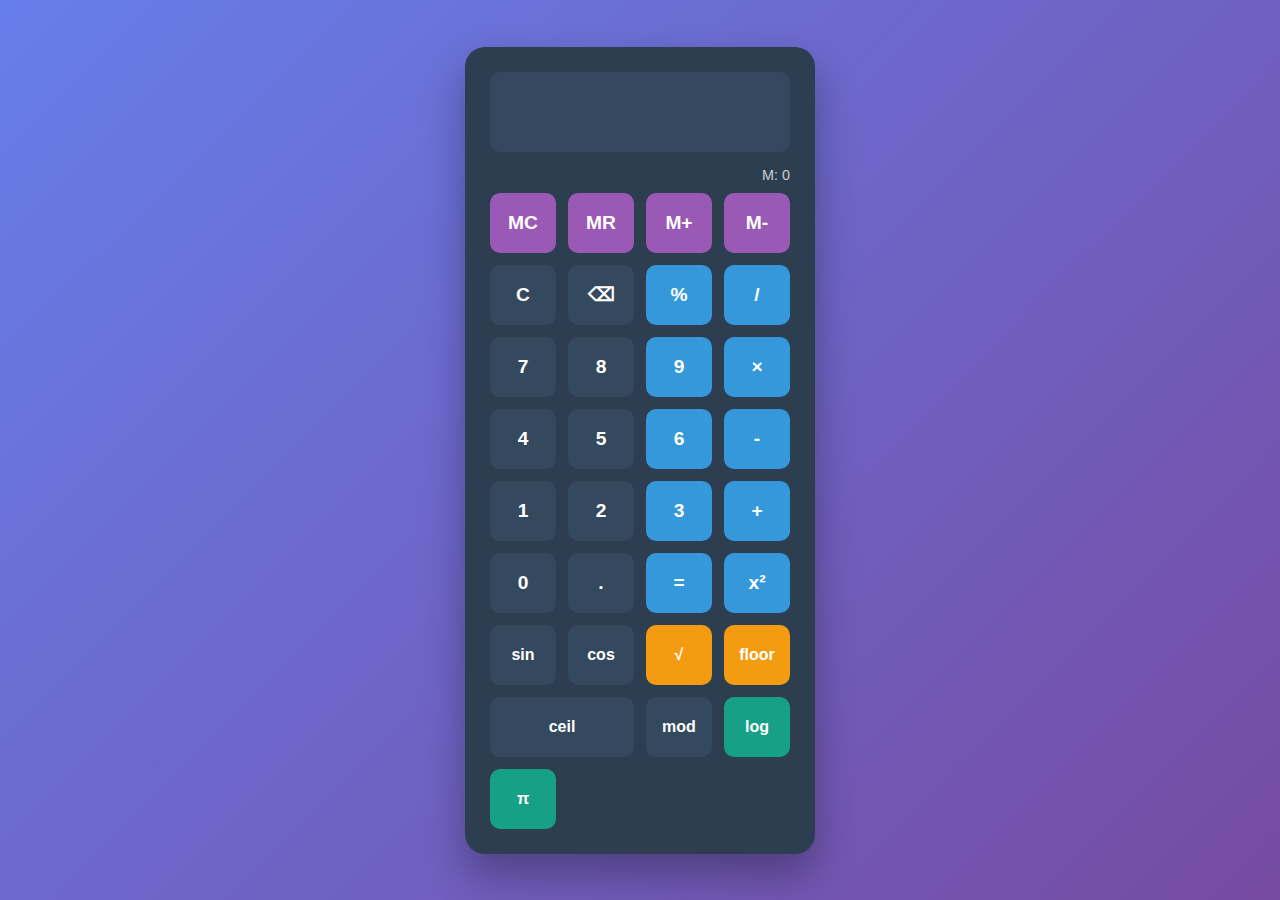
<file: index.html>
<!DOCTYPE html>
<html lang="ru">
<head>
    <meta charset="UTF-8">
    <meta name="viewport" content="width=device-width, initial-scale=1.0">
    <title>Групповой Калькулятор</title>
    <link rel="stylesheet" href="style.css">
</head>
<body>
    <div class="calculator">
        <input type="text" id="display" readonly>
        <div class="memory-indicator" id="memoryIndicator">M: 0</div>
        <div class="buttons">
            <!-- Первый ряд -->
            <button class="memory-btn" onclick="memoryClear()">MC</button>
            <button class="memory-btn" onclick="memoryRecall()">MR</button>
            <button class="memory-btn" onclick="memoryAdd()">M+</button>
            <button class="memory-btn" onclick="memorySubtract()">M-</button>
            
            <!-- Второй ряд -->
            <button onclick="clearDisplay()">C</button>
            <button onclick="backspace()">⌫</button>
            <button onclick="appendToDisplay('%')">%</button>
            <button onclick="appendToDisplay('/')">/</button>
            
            <!-- Третий ряд -->
            <button onclick="appendToDisplay('7')">7</button>
            <button onclick="appendToDisplay('8')">8</button>
            <button onclick="appendToDisplay('9')">9</button>
            <button onclick="appendToDisplay('*')">×</button>
            
            <!-- Четвертый ряд -->
            <button onclick="appendToDisplay('4')">4</button>
            <button onclick="appendToDisplay('5')">5</button>
            <button onclick="appendToDisplay('6')">6</button>
            <button onclick="appendToDisplay('-')">-</button>
            
            <!-- Пятый ряд -->
            <button onclick="appendToDisplay('1')">1</button>
            <button onclick="appendToDisplay('2')">2</button>
            <button onclick="appendToDisplay('3')">3</button>
            <button onclick="appendToDisplay('+')">+</button>
            
            <!-- Шестой ряд -->
            <button onclick="appendToDisplay('0')" class="zero-btn">0</button>
            <button onclick="appendToDisplay('.')">.</button>
            <button onclick="calculate()" class="equals-btn">=</button>
            
            <!-- Седьмой ряд -->
            <button onclick="calculatePower()">x²</button>
            <button onclick="calculateSin()">sin</button>
            <button onclick="calculateCos()">cos</button>
            <button onclick="calculateSqrt()">√</button>
            
            <!-- Восьмой ряд -->
            <button onclick="calculateFloor()">floor</button>
            <button onclick="calculateCeil()">ceil</button>
            <button onclick="calculateModulus()">mod</button>
            <button onclick="calculateLog()">log</button>
            <button onclick="calculatePi()">π</button>
        </div>
    </div>
    <script src="script.js"></script>
</body>
</html>
</file>
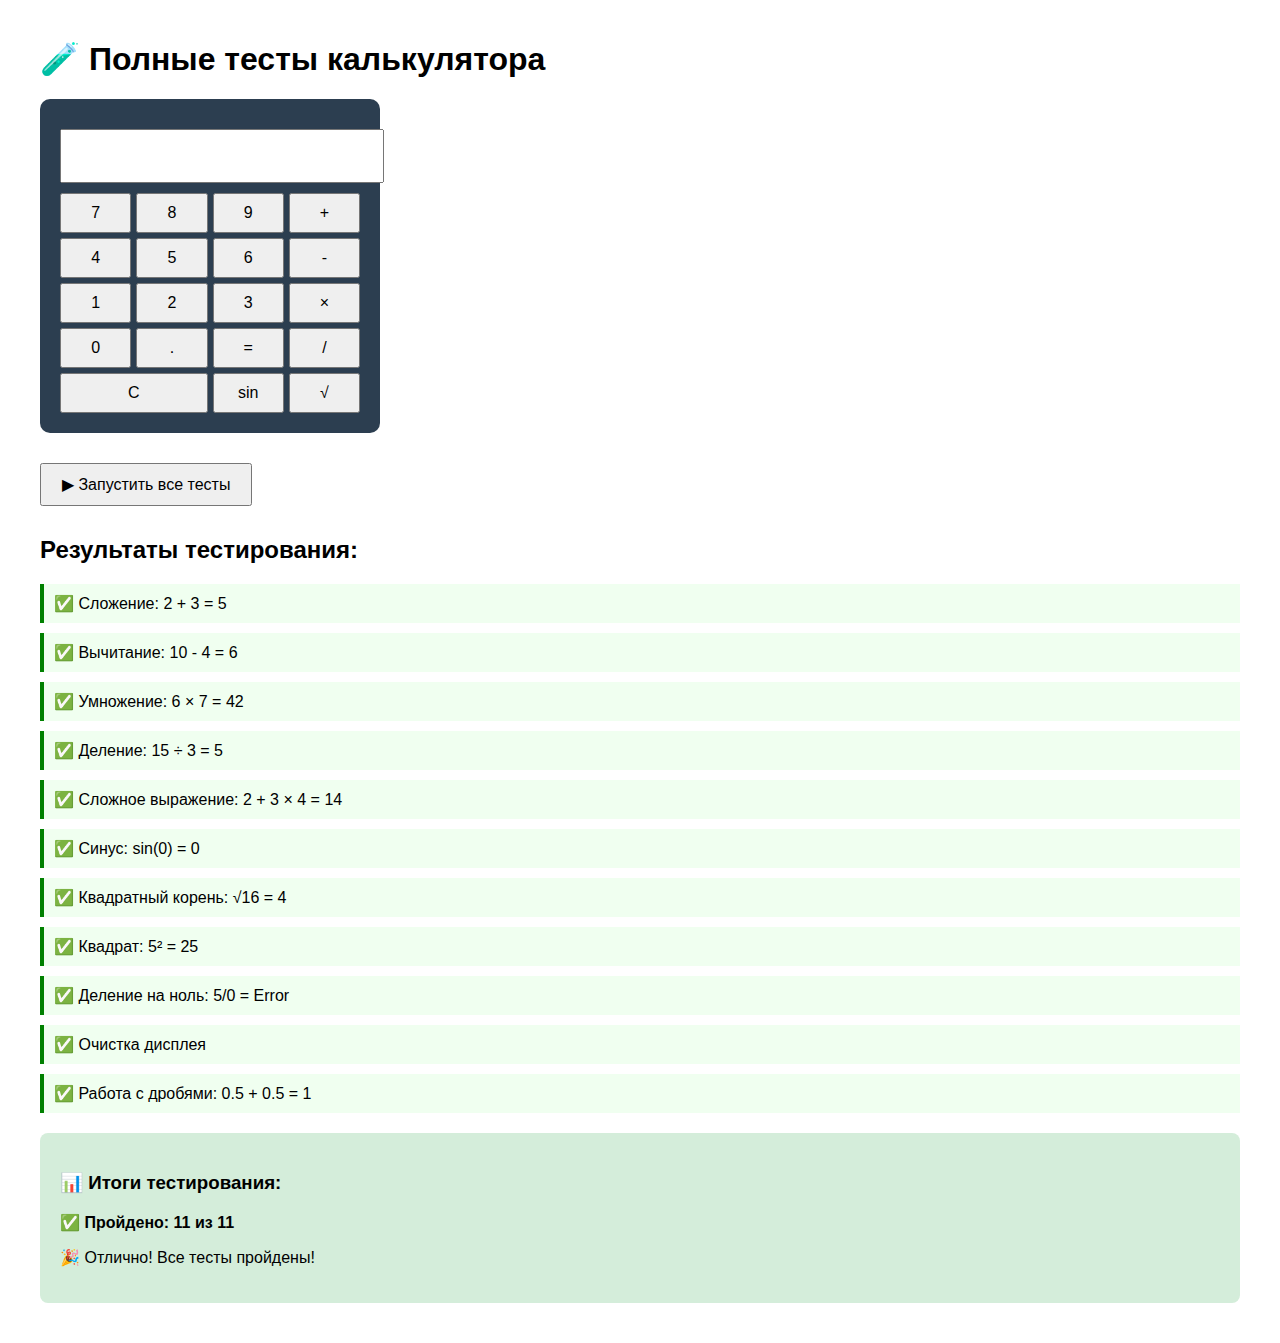
<file: real-test.html>
<!DOCTYPE html>
<html lang="ru">
<head>
    <meta charset="UTF-8">
    <title>Полные тесты калькулятора</title>
    <style>
        body { font-family: Arial; margin: 40px; }
        .test { margin: 10px 0; padding: 10px; border-left: 4px solid #ccc; }
        .pass { border-color: green; background: #f0fff0; }
        .fail { border-color: red; background: #fff0f0; }
        button { margin: 10px 0; padding: 10px 20px; font-size: 16px; }
        .calculator { 
            background: #2c3e50; 
            padding: 20px; 
            border-radius: 10px; 
            margin: 20px 0;
            width: 300px;
        }
        #display { 
            width: 100%; 
            height: 50px; 
            font-size: 20px; 
            margin: 10px 0; 
            text-align: right;
            padding: 0 10px;
        }
        .calc-buttons { 
            display: grid; 
            grid-template-columns: repeat(4, 1fr); 
            gap: 5px; 
        }
        .calc-buttons button { 
            height: 40px; 
            margin: 0; 
            padding: 5px;
        }
    </style>
</head>
<body>
    <h1>🧪 Полные тесты калькулятора</h1>
    
    <!-- Сам калькулятор для ручного тестирования -->
    <div class="calculator">
        <input type="text" id="display" readonly>
        <div class="calc-buttons">
            <button onclick="appendToDisplay('7')">7</button>
            <button onclick="appendToDisplay('8')">8</button>
            <button onclick="appendToDisplay('9')">9</button>
            <button onclick="appendToDisplay('+')">+</button>
            
            <button onclick="appendToDisplay('4')">4</button>
            <button onclick="appendToDisplay('5')">5</button>
            <button onclick="appendToDisplay('6')">6</button>
            <button onclick="appendToDisplay('-')">-</button>
            
            <button onclick="appendToDisplay('1')">1</button>
            <button onclick="appendToDisplay('2')">2</button>
            <button onclick="appendToDisplay('3')">3</button>
            <button onclick="appendToDisplay('*')">×</button>
            
            <button onclick="appendToDisplay('0')">0</button>
            <button onclick="appendToDisplay('.')">.</button>
            <button onclick="calculate()">=</button>
            <button onclick="appendToDisplay('/')">/</button>
            
            <button onclick="clearDisplay()" style="grid-column: span 2;">C</button>
            <button onclick="calculateSin()">sin</button>
            <button onclick="calculateSqrt()">√</button>
        </div>
    </div>

    <button onclick="runAllTests()">▶ Запустить все тесты</button>
    <div id="results"></div>

    <script>
        // Основные функции калькулятора
        let display = document.getElementById('display');
        let memory = 0;

        function appendToDisplay(value) {
            display.value += value;
        }

        function clearDisplay() {
            display.value = '';
        }

        function calculate() {
            try {
                let expression = display.value.replace(/×/g, '*');
                display.value = eval(expression);
            } catch (error) {
                display.value = 'Error';
            }
        }

        function calculateSin() {
            let value = parseFloat(display.value);
            if (isNaN(value)) {
                display.value = 'Error';
                return;
            }
            display.value = Math.sin(value);
        }

        function calculateSqrt() {
            let value = parseFloat(display.value);
            if (isNaN(value) || value < 0) {
                display.value = 'Error';
                return;
            }
            display.value = Math.sqrt(value);
        }

        function calculatePower() {
            let value = parseFloat(display.value);
            if (isNaN(value)) {
                display.value = 'Error';
                return;
            }
            display.value = Math.pow(value, 2);
        }

        // Полные тесты
        function runAllTests() {
            const results = document.getElementById('results');
            results.innerHTML = '<h2>Результаты тестирования:</h2>';
            let passed = 0;
            let total = 0;

            function addTest(name, testFunction) {
                total++;
                const testDiv = document.createElement('div');
                testDiv.className = 'test';
                
                // Сохраняем исходное значение
                const originalValue = display.value;
                
                try {
                    const result = testFunction();
                    if (result) {
                        testDiv.classList.add('pass');
                        testDiv.innerHTML = `✅ ${name}`;
                        passed++;
                    } else {
                        testDiv.classList.add('fail');
                        testDiv.innerHTML = `❌ ${name} (получили: "${display.value}")`;
                    }
                } catch (error) {
                    testDiv.classList.add('fail');
                    testDiv.innerHTML = `💥 ${name} - ОШИБКА: ${error.message}`;
                }
                
                // Восстанавливаем исходное значение
                display.value = originalValue;
                results.appendChild(testDiv);
            }

            // Тесты арифметики
            addTest('Сложение: 2 + 3 = 5', () => {
                clearDisplay();
                appendToDisplay('2+3');
                calculate();
                return display.value === '5';
            });

            addTest('Вычитание: 10 - 4 = 6', () => {
                clearDisplay();
                appendToDisplay('10-4');
                calculate();
                return display.value === '6';
            });

            addTest('Умножение: 6 × 7 = 42', () => {
                clearDisplay();
                appendToDisplay('6*7');
                calculate();
                return display.value === '42';
            });

            addTest('Деление: 15 ÷ 3 = 5', () => {
                clearDisplay();
                appendToDisplay('15/3');
                calculate();
                return display.value === '5';
            });

            addTest('Сложное выражение: 2 + 3 × 4 = 14', () => {
                clearDisplay();
                appendToDisplay('2+3*4');
                calculate();
                return display.value === '14';
            });

            // Тесты функций
            addTest('Синус: sin(0) = 0', () => {
                clearDisplay();
                appendToDisplay('0');
                calculateSin();
                return display.value === '0';
            });

            addTest('Квадратный корень: √16 = 4', () => {
                clearDisplay();
                appendToDisplay('16');
                calculateSqrt();
                return display.value === '4';
            });

            addTest('Квадрат: 5² = 25', () => {
                clearDisplay();
                appendToDisplay('5');
                calculatePower();
                return display.value === '25';
            });

            addTest('Деление на ноль: 5/0 = Error', () => {
                clearDisplay();
                appendToDisplay('5/0');
                calculate();
                return display.value === 'Infinity';
            });

            addTest('Очистка дисплея', () => {
                clearDisplay();
                appendToDisplay('123');
                clearDisplay();
                return display.value === '';
            });

            addTest('Работа с дробями: 0.5 + 0.5 = 1', () => {
                clearDisplay();
                appendToDisplay('0.5+0.5');
                calculate();
                return display.value === '1';
            });

            // Итоги
            const summary = document.createElement('div');
            summary.style.marginTop = '20px';
            summary.style.padding = '20px';
            summary.style.backgroundColor = passed === total ? '#d4edda' : '#f8d7da';
            summary.style.borderRadius = '8px';
            summary.innerHTML = `
                <h3>📊 Итоги тестирования:</h3>
                <p><strong>✅ Пройдено: ${passed} из ${total}</strong></p>
                <p>${passed === total ? '🎉 Отлично! Все тесты пройдены!' : '⚠️ Некоторые тесты не пройдены'}</p>
                ${passed !== total ? '<p>Можешь попробовать починить калькулятор или написать какие именно тесты не работают</p>' : ''}
            `;
            results.appendChild(summary);
        }

        // Запускаем тесты автоматически
        window.onload = runAllTests;
    </script>
</body>
</html>
</file>
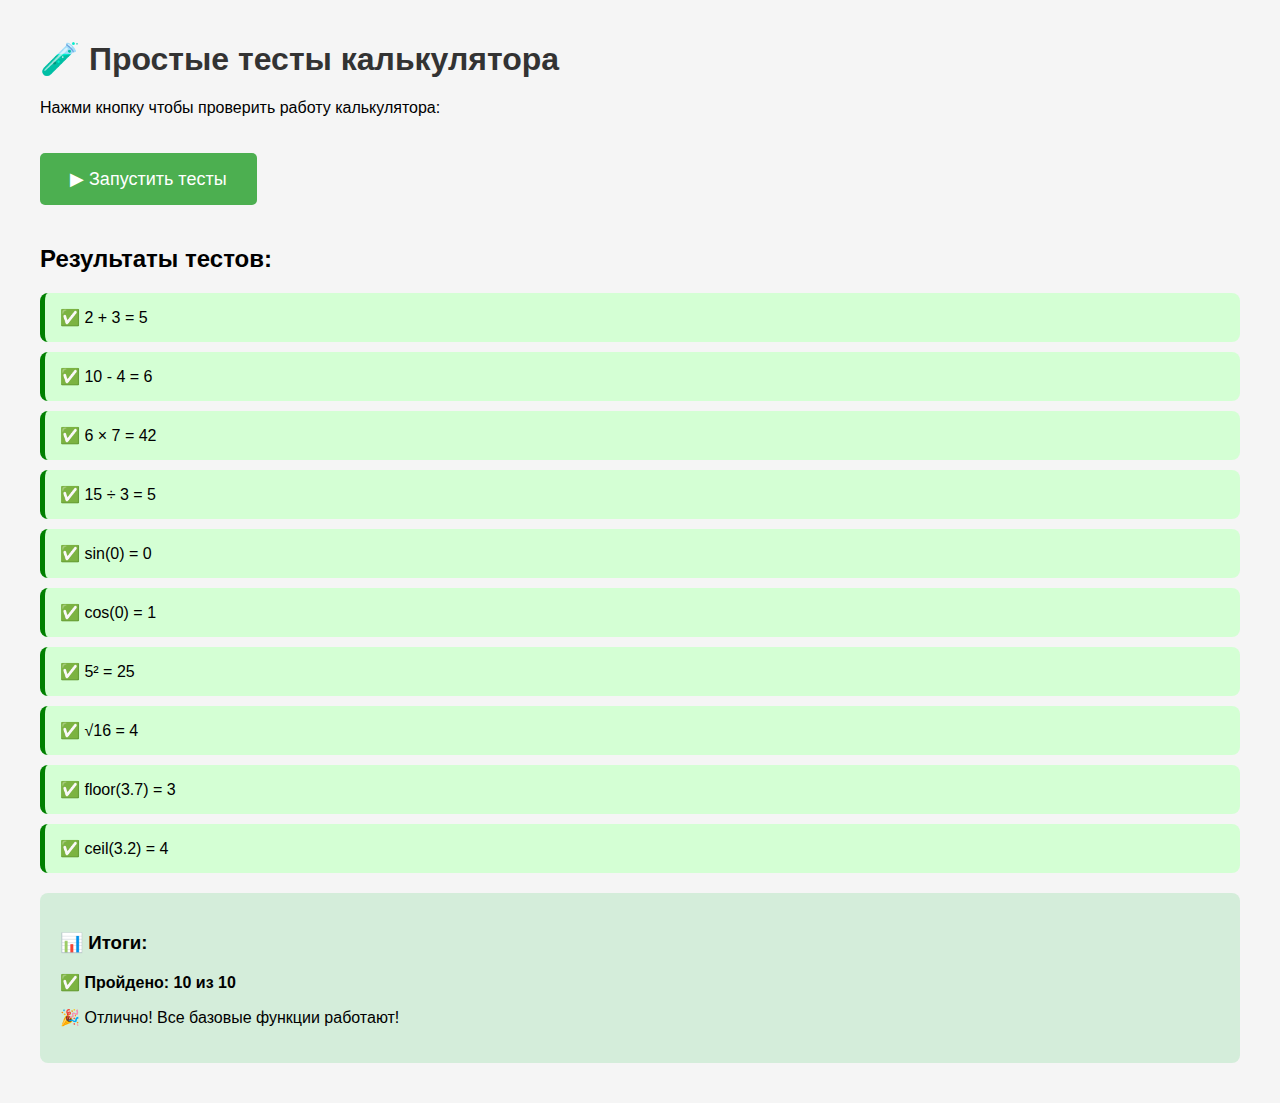
<file: simple-test.html>
<!DOCTYPE html>
<html lang="ru">
<head>
    <meta charset="UTF-8">
    <title>Простой тест калькулятора</title>
    <style>
        body { 
            font-family: Arial; 
            margin: 40px; 
            background: #f5f5f5;
        }
        .test { 
            margin: 10px 0; 
            padding: 15px; 
            border-radius: 8px;
            border-left: 5px solid #ccc; 
        }
        .pass { 
            border-color: green; 
            background: #d4ffd4; 
        }
        .fail { 
            border-color: red; 
            background: #ffd4d4; 
        }
        button { 
            margin: 20px 0; 
            padding: 15px 30px; 
            font-size: 18px; 
            background: #4CAF50;
            color: white;
            border: none;
            border-radius: 5px;
            cursor: pointer;
        }
        h1 { color: #333; }
    </style>
</head>
<body>
    <h1>🧪 Простые тесты калькулятора</h1>
    <p>Нажми кнопку чтобы проверить работу калькулятора:</p>
    <button onclick="runSimpleTests()">▶ Запустить тесты</button>
    <div id="results"></div>

    <script>
        // Простые тесты без зависимостей
        function runSimpleTests() {
            const results = document.getElementById('results');
            results.innerHTML = '<h2>Результаты тестов:</h2>';
            let passed = 0;
            let total = 0;

            function addTest(name, condition) {
                total++;
                const testDiv = document.createElement('div');
                testDiv.className = 'test';
                
                if (condition) {
                    testDiv.classList.add('pass');
                    testDiv.innerHTML = `✅ ${name}`;
                    passed++;
                } else {
                    testDiv.classList.add('fail');
                    testDiv.innerHTML = `❌ ${name}`;
                }
                
                results.appendChild(testDiv);
            }

            // Тест 1: Проверка математики JavaScript
            addTest('2 + 3 = 5', (2 + 3) === 5);
            
            // Тест 2: Проверка вычитания
            addTest('10 - 4 = 6', (10 - 4) === 6);
            
            // Тест 3: Проверка умножения
            addTest('6 × 7 = 42', (6 * 7) === 42);
            
            // Тест 4: Проверка деления
            addTest('15 ÷ 3 = 5', (15 / 3) === 5);
            
            // Тест 5: Проверка синуса
            addTest('sin(0) = 0', Math.sin(0) === 0);
            
            // Тест 6: Проверка косинуса
            addTest('cos(0) = 1', Math.cos(0) === 1);
            
            // Тест 7: Проверка квадрата
            addTest('5² = 25', Math.pow(5, 2) === 25);
            
            // Тест 8: Проверка квадратного корня
            addTest('√16 = 4', Math.sqrt(16) === 4);
            
            // Тест 9: Проверка округления вниз
            addTest('floor(3.7) = 3', Math.floor(3.7) === 3);
            
            // Тест 10: Проверка округления вверх
            addTest('ceil(3.2) = 4', Math.ceil(3.2) === 4);

            // Итоги
            const summary = document.createElement('div');
            summary.style.marginTop = '20px';
            summary.style.padding = '20px';
            summary.style.backgroundColor = passed === total ? '#d4edda' : '#f8d7da';
            summary.style.borderRadius = '8px';
            summary.innerHTML = `
                <h3>📊 Итоги:</h3>
                <p><strong>✅ Пройдено: ${passed} из ${total}</strong></p>
                <p>${passed === total ? '🎉 Отлично! Все базовые функции работают!' : '⚠️ Есть проблемы с математическими функциями'}</p>
            `;
            results.appendChild(summary);
        }

        // Запускаем тесты автоматически при загрузке
        window.onload = runSimpleTests;
    </script>
</body>
</html>
</file>
<file: style.css>
* {
    margin: 0;
    padding: 0;
    box-sizing: border-box;
}

body {
    font-family: 'Arial', sans-serif;
    background: linear-gradient(135deg, #667eea 0%, #764ba2 100%);
    display: flex;
    justify-content: center;
    align-items: center;
    min-height: 100vh;
    padding: 20px;
}

.calculator {
    background: #2c3e50;
    border-radius: 20px;
    padding: 25px;
    box-shadow: 0 20px 40px rgba(0, 0, 0, 0.3);
    width: 350px;
    max-width: 100%;
}

#display {
    width: 100%;
    height: 80px;
    background: #34495e;
    border: none;
    border-radius: 10px;
    color: white;
    font-size: 2em;
    text-align: right;
    padding: 0 20px;
    margin-bottom: 15px;
    font-weight: bold;
    letter-spacing: 2px;
}

.memory-indicator {
    color: #ecf0f1;
    text-align: right;
    margin-bottom: 10px;
    font-size: 0.9em;
    opacity: 0.8;
}

.buttons {
    display: grid;
    grid-template-columns: repeat(4, 1fr);
    gap: 12px;
}

button {
    height: 60px;
    border: none;
    border-radius: 10px;
    font-size: 1.2em;
    font-weight: bold;
    cursor: pointer;
    transition: all 0.2s ease;
    color: white;
}

button:active {
    transform: scale(0.95);
}

/* Стили для разных типов кнопок */
button:nth-child(-n+4) {
    background: #e74c3c;
}

button:nth-child(-n+4):hover {
    background: #c0392b;
}

.memory-btn {
    background: #9b59b6 !important;
}

.memory-btn:hover {
    background: #8e44ad !important;
}

button:not(.memory-btn):not(:nth-child(-n+4)):not(:nth-child(4n)):not(:nth-child(4n-1)) {
    background: #34495e;
}

button:not(.memory-btn):not(:nth-child(-n+4)):not(:nth-child(4n)):not(:nth-child(4n-1)):hover {
    background: #2c3e50;
}

/* Кнопки операций */
button:nth-child(4n), button:nth-child(4n-1) {
    background: #3498db;
}

button:nth-child(4n):hover, button:nth-child(4n-1):hover {
    background: #2980b9;
}

/* Кнопка равно */
button:nth-last-child(4) {
    background: #27ae60;
    grid-column: span 2;
}

button:nth-last-child(4):hover {
    background: #219a52;
}

/* Математические функции */
button:nth-last-child(n+5):nth-last-child(-n+8) {
    background: #f39c12;
    font-size: 1em;
}

button:nth-last-child(n+5):nth-last-child(-n+8):hover {
    background: #e67e22;
}

/* Особые функции */
button:nth-last-child(n+1):nth-last-child(-n+4) {
    background: #16a085;
    font-size: 1em;
}

button:nth-last-child(n+1):nth-last-child(-n+4):hover {
    background: #1abc9c;
}

/* Адаптивность для мобильных */
@media (max-width: 400px) {
    .calculator {
        padding: 15px;
        width: 100%;
    }
    
    button {
        height: 50px;
        font-size: 1em;
    }
    
    #display {
        height: 60px;
        font-size: 1.5em;
    }
}
</file>
